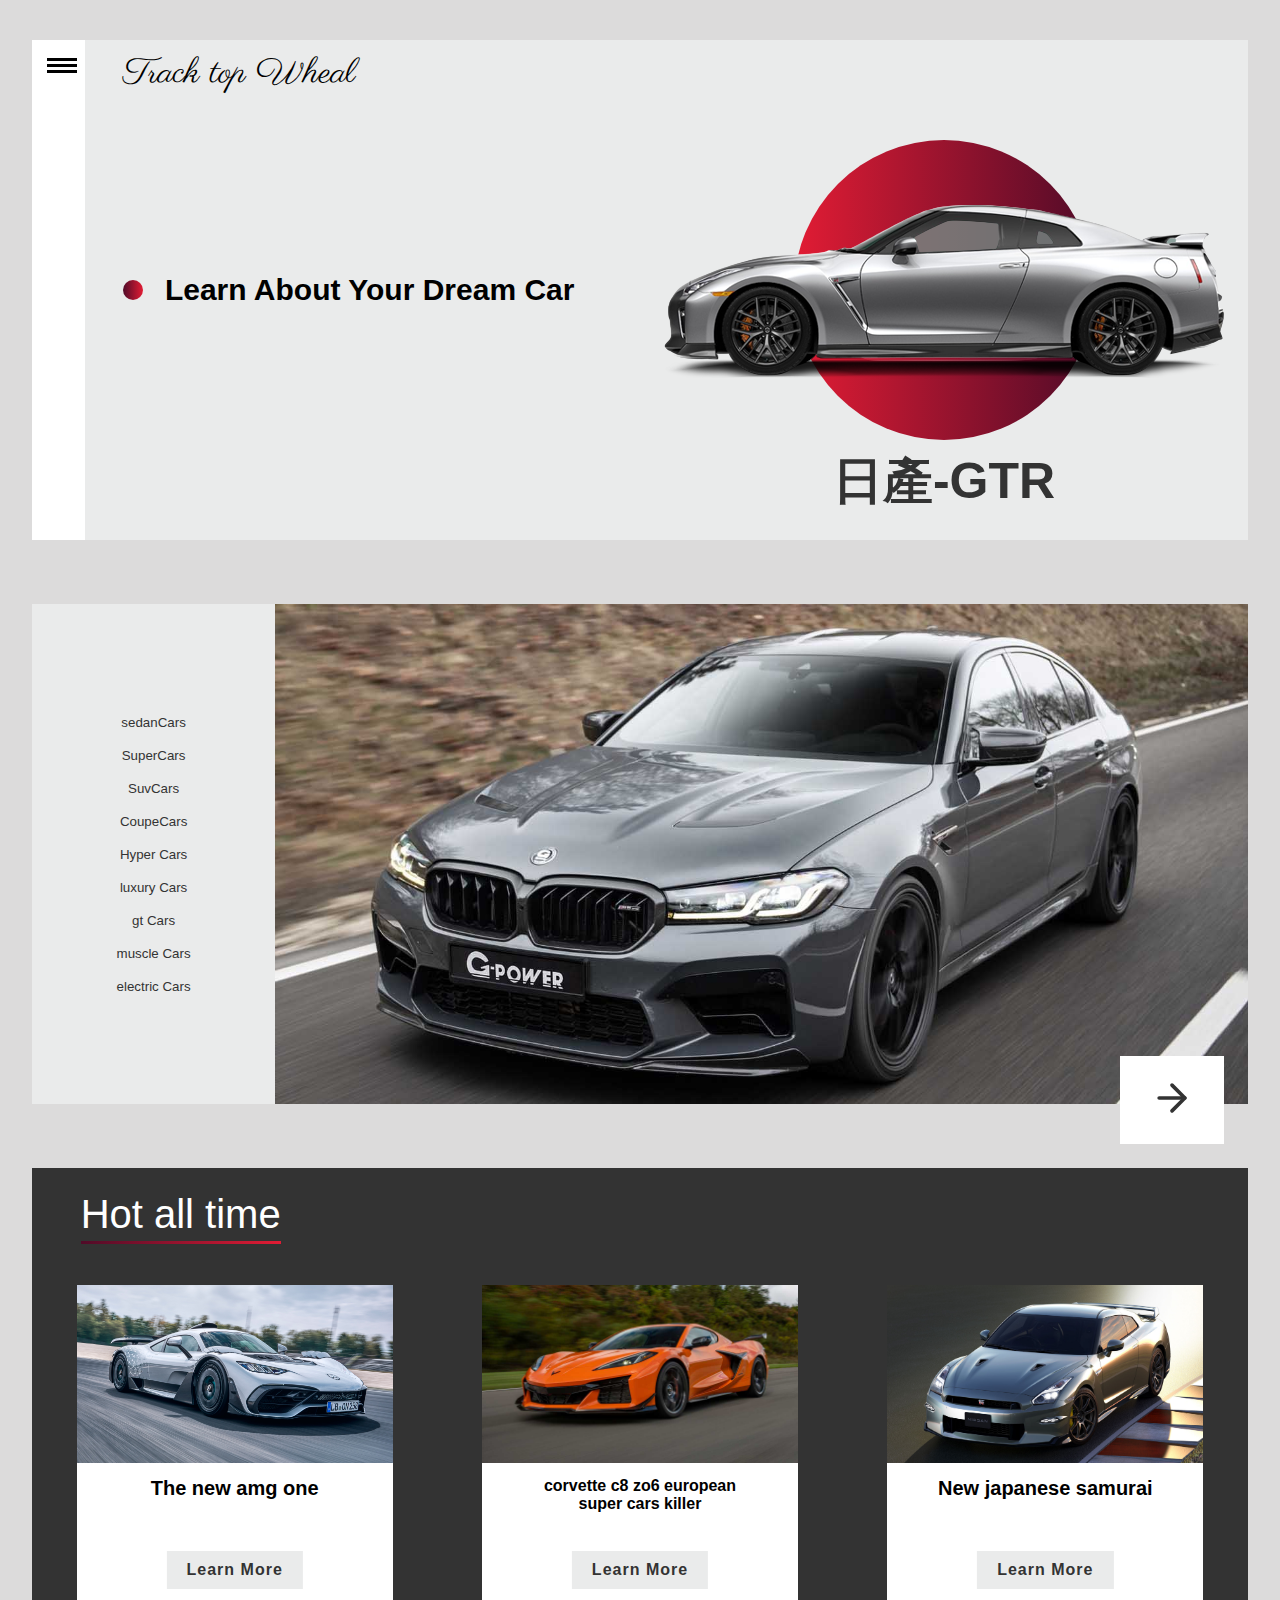
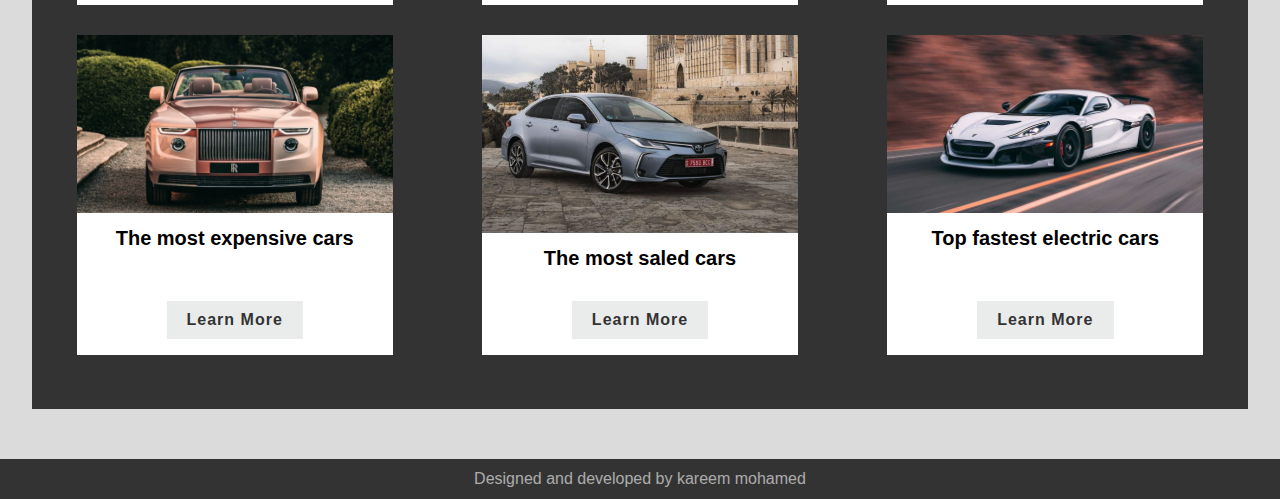
<file: website/index.html>
<!DOCTYPE html>
<html lang="en">
  <head>
    <meta charset="UTF-8" />
    <meta http-equiv="X-UA-Compatible" content="IE=edge" />
    <meta name="viewport" content="width=device-width, initial-scale=1.0" />
    <link rel="stylesheet" href="css/style.css" />
    <link
      href="https://fonts.googleapis.com/css2?family=Cedarville+Cursive&family=Dancing+Script&family=Parisienne&family=Yesteryear&display=swap"
      rel="stylesheet">
	  <title></title>
  </head>

  <body>
    <div class="container">
      <div class="header">
        <div class="left_side">
          <h2 class="title">Track top Wheal</h2>
          <div class="navigation">
            <div class="toggle">
              <span></span>
              <span></span>
              <span></span>
            </div>
            <div class="menu">
              <ul>
                <li><a href="#">Home</a></li>
                <li><a href="#">About</a></li>
                <li><a href="#">Team</a></li>
                <li><a href="#">Pages</a></li>
              </ul>
            </div>
          </div>
          <div class="text">
            <h2>
              <span></span>
              Learn About Your Dream Car
            </h2>
          </div>
        </div>
        <div class="rigth_side">
          <span><img src="imges/gtr.png" /></span>
          <p>日產-GTR</p>
        </div>
      </div>
      <div class="active_section">
        <div class="list">
          <ul>
            <li>
              <button id="change0" href="#">sedanCars</button>
            </li>
            <li>
              <button id="change1" href="#">SuperCars</button>
            </li>
            <li>
              <button id="change2" href="#">SuvCars</button>
            </li>
            <li>
              <button id="change3" href="#">CoupeCars</button>
            </li>
            <li>
              <button id="change4" href="#">Hyper Cars</button>
            </li>
            <li>
              <button id="change5" href="#">luxury Cars</button>
            </li>
            <li>
              <button id="change6" href="#">gt Cars</button>
            </li>
            <li>
              <button id="change7" href="#">muscle Cars</button>
            </li>
            <li>
              <button id="change8" href="#">electric Cars</button>
            </li>
          </ul>
        </div>
        <div class="container2">
          <div id="bg" class="change_imges"></div>
        </div>
        <a id="go" href="sedans.html">
			<svg xmlns="http://www.w3.org/2000/svg" width="44" height="44" viewBox="0 0 24 24" fill="none" stroke="currentColor" stroke-width="2" stroke-linecap="round" stroke-linejoin="round"><line x1="5" y1="12" x2="19" y2="12"></line><polyline points="12 5 19 12 12 19"></polyline></svg>		  
        </a>
      </div>
      <div class="topics">
        <h2 class="title">Hot all time</h2>
        <div class="topic">
          <img width="100%" src="imges/amg1.jpg" />
          <h2>The new amg one</h2>
          <a href="#">Learn More</a>
        </div>
        <div class="topic">
          <img width="100%" src="imges/chevy.jpg" />
          <h2>
            corvette c8 zo6 european<br />
            super cars killer
          </h2>
          <a href="#">Learn More</a>
        </div>
        <div class="topic">
          <img width="100%" src="imges/gtrn.jpg" />
          <h2>New japanese samurai</h2>
          <a href="#">Learn More</a>
        </div>
        <div class="topic">
          <img width="100%" src="imges/boat.jpg" />
          <h2>The most expensive cars</h2>
          <a href="#">Learn More</a>
        </div>
        <div class="topic">
          <img width="100%" src="imges/corrola.jpg" />
          <h2>The most saled cars</h2>
          <a href="#">Learn More</a>
        </div>
        <div class="topic">
          <img width="100%" src="imges/nevera.jpg" />
          <h2>Top fastest electric cars</h2>
          <a href="#">Learn More</a>
        </div>
      </div>
      <footer>Designed and developed by kareem mohamed</footer>
    </div>
    <script
      async
      src="https://pagead2.googlesyndication.com/pagead/js/adsbygoogle.js?client=ca-pub-5007761509976077"
      crossorigin="anonymous"
    ></script>
    <script src="javascript/main.js"></script>
  </body>
</html>
</file>
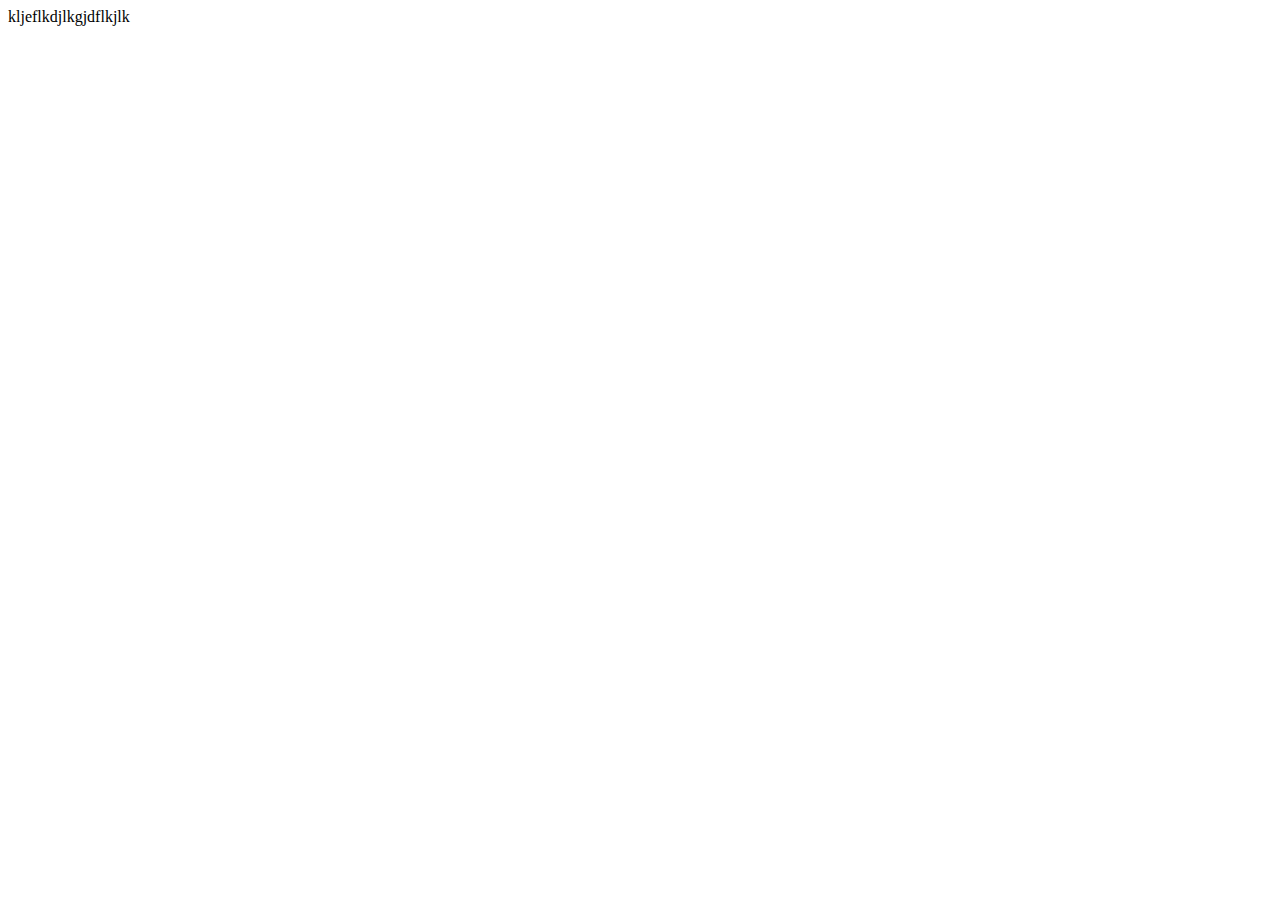
<file: website/electric.html>
<!DOCTYPE html>
<html lang="en">
<head>
    <meta charset="UTF-8">
    <meta http-equiv="X-UA-Compatible" content="IE=edge">
    <meta name="viewport" content="width=device-width, initial-scale=1.0">
    <title>Document</title>
</head>
<body>
    kljeflkdjlkgjdflkjlk
</body>
</html>
</file>
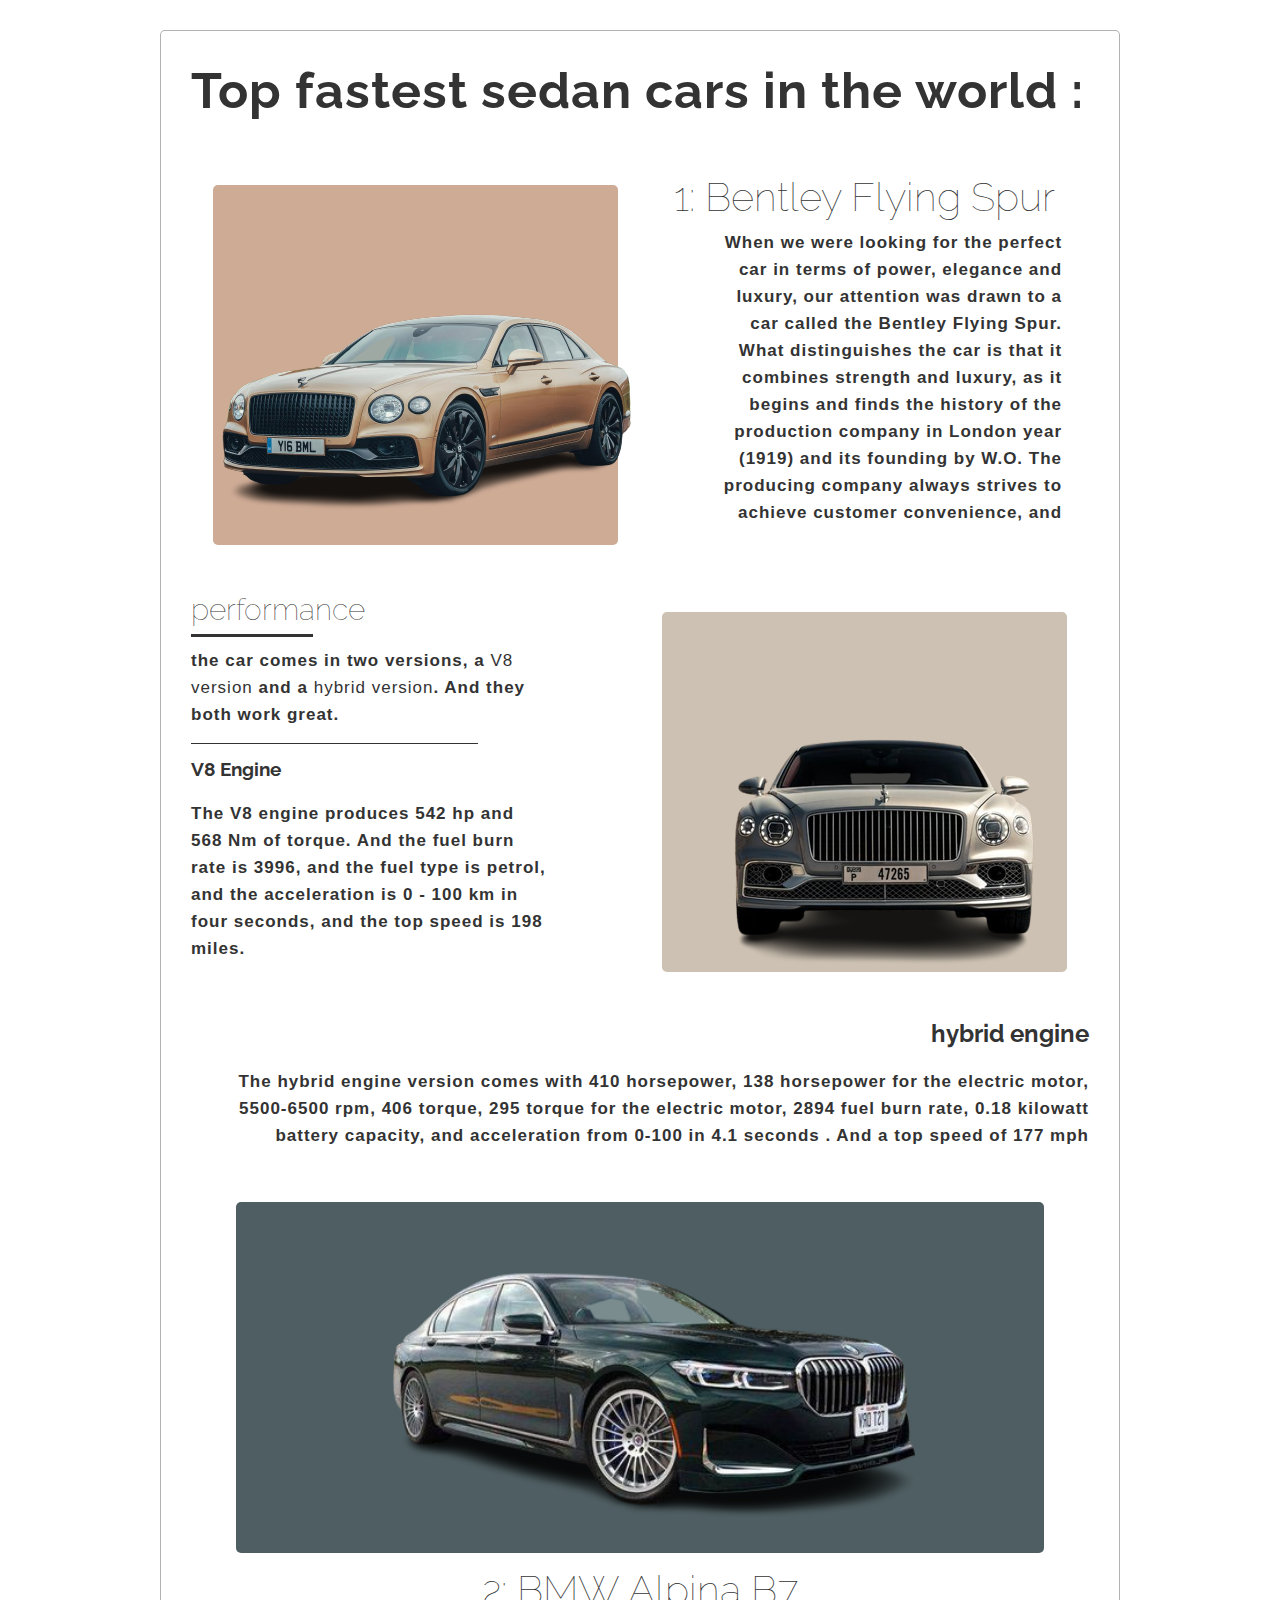
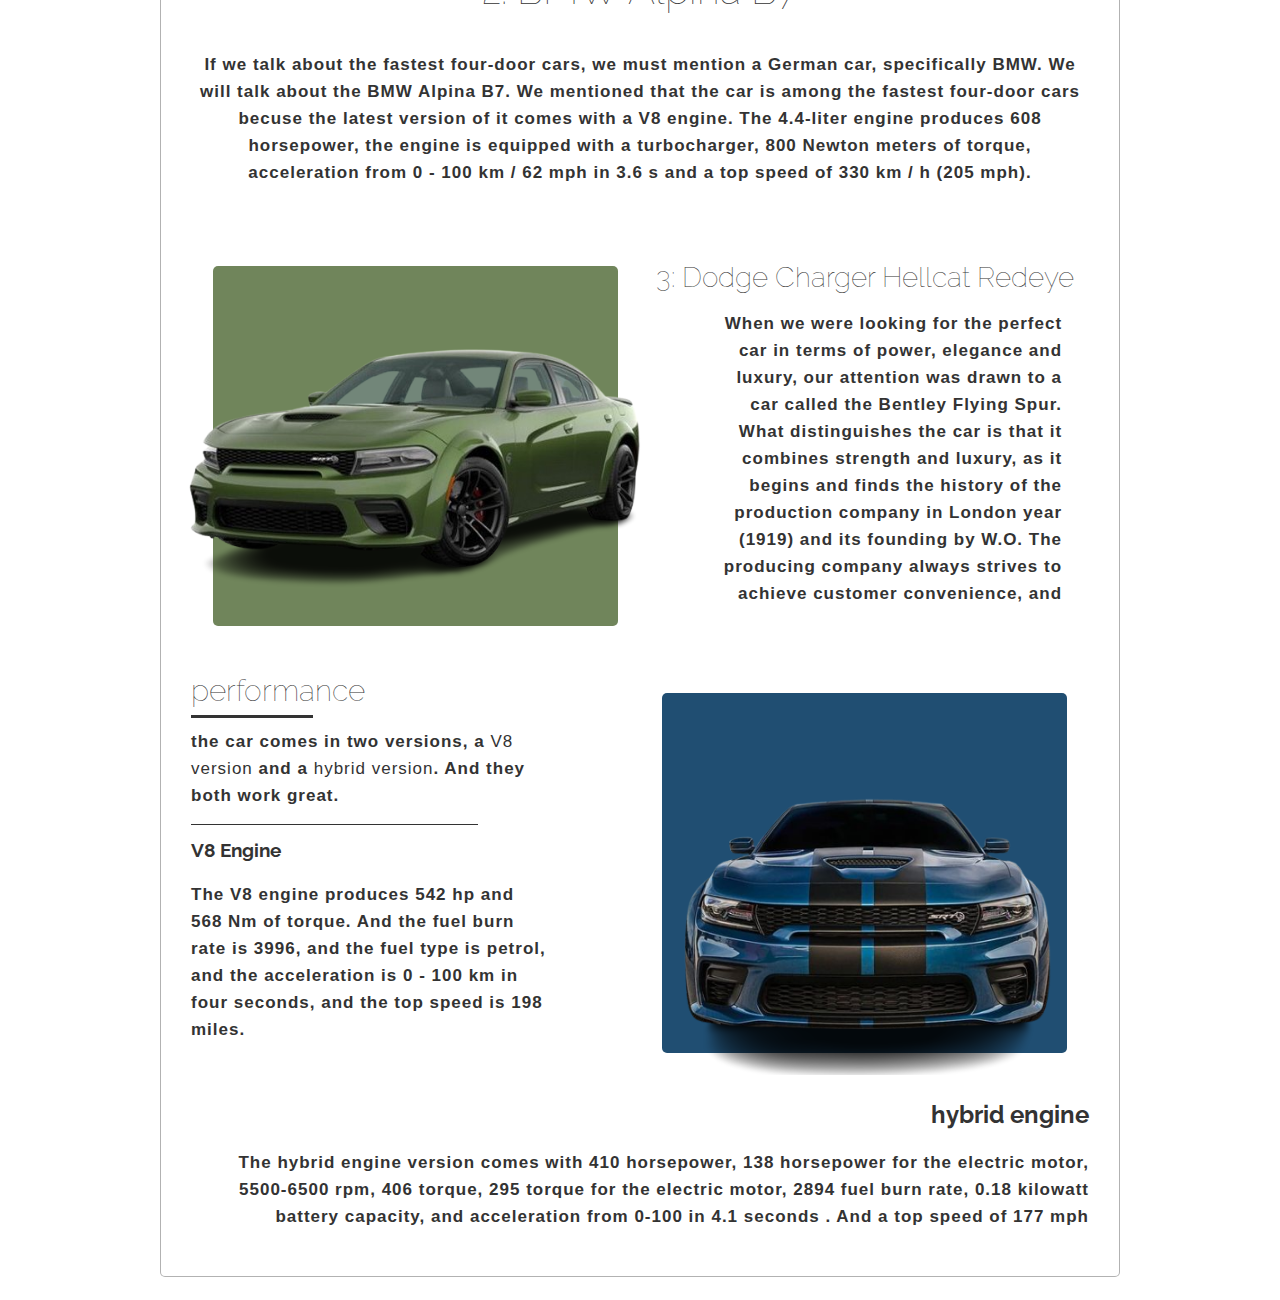
<file: website/fast.html>
<!DOCTYPE html>
<html lang="en">
  <head>
    <meta charset="UTF-8" />
    <meta http-equiv="X-UA-Compatible" content="IE=edge" />
    <meta name="viewport" content="width=device-width, initial-scale=1.0" />
    <link rel="stylesheet" href="css/fast.css" />
    <title>fastest sedans</title>
  </head>

  <body>
    <div class="container">
      <h1 class="master_title">Top fastest sedan cars in the world :</h1>
      <div class="article">
        <div class="content">
          <div class="img">
            <span>
              <img src="imges/bently.png" />
            </span>
          </div>
          <div class="text">
            <div class="title">
              <h1>1: Bentley Flying Spur</h1>
            </div>
            <p>
              When we were looking for the perfect car in terms of power,
              elegance and luxury, our attention was drawn to a car called the
              Bentley Flying Spur. What distinguishes the car is that it
              combines strength and luxury, as it begins and finds the history
              of the production company in London year (1919) and its founding
              by W.O. The producing company always strives to achieve customer
              convenience, and
            </p>
          </div>
        </div>
        <div class="second">
          <div class="text">
            <h2 class="title">performance</h2>
            <article>
              <p>
                the car comes in two versions, a <span>V8 version</span> and a
                <span>hybrid version</span>. And they both work great.
              </p>
            </article>
            <article>
              <h3>V8 Engine</h3>
              <p>
                The V8 engine produces 542 hp and 568 Nm of torque. And the fuel
                burn rate is 3996, and the fuel type is petrol, and the
                acceleration is 0 - 100 km in four seconds, and the top speed is
                198 miles.
              </p>
            </article>
          </div>
          <div class="img">
            <span><img src="imges/bently2.png" /></span>
          </div>
        </div>
        <div class="footer">
          <h2>hybrid engine</h2>
          <article>
            <p>
              The hybrid engine version comes with 410 horsepower, 138
              horsepower for the electric motor, 5500-6500 rpm, 406 torque, 295
              torque for the electric motor, 2894 fuel burn rate, 0.18 kilowatt
              battery capacity, and acceleration from 0-100 in 4.1 seconds . And
              a top speed of 177 mph
            </p>
          </article>
        </div>
      </div>
      <div class="article">
        <div class="content">
          <div class="img">
            <span>
              <img src="imges/p7.png" />
            </span>
          </div>
          <div class="text">
            <div class="title">
              <h1>2: BMW Alpina B7</h1>
            </div>
            <p>
              If we talk about the fastest four-door cars, we must mention a
              German car, specifically BMW. We will talk about the BMW Alpina
              B7. We mentioned that the car is among the fastest four-door cars
              becuse the latest version of it comes with a V8 engine. The 4.4-liter
              engine produces 608 horsepower, the engine is equipped
              with a turbocharger, 800 Newton meters of torque, acceleration
              from 0 - 100 km / 62 mph in 3.6 s and a top speed of 330 km / h
              (205 mph).
            </p>
          </div>
        </div>
      </div>
      <div class="article">
        <div class="content">
          <div class="img">
            <span>
              <img src="imges/hellcat.png" />
            </span>
          </div>
          <div class="text">
            <div class="title">
              <h1>3: Dodge Charger Hellcat Redeye</h1>
            </div>
            <p>
              When we were looking for the perfect car in terms of power,
              elegance and luxury, our attention was drawn to a car called the
              Bentley Flying Spur. What distinguishes the car is that it
              combines strength and luxury, as it begins and finds the history
              of the production company in London year (1919) and its founding
              by W.O. The producing company always strives to achieve customer
              convenience, and
            </p>
          </div>
        </div>
        <div class="second">
          <div class="text">
            <h2 class="title">performance</h2>
            <article>
              <p>
                the car comes in two versions, a <span>V8 version</span> and a
                <span>hybrid version</span>. And they both work great.
              </p>
            </article>
            <article>
              <h3>V8 Engine</h3>
              <p>
                The V8 engine produces 542 hp and 568 Nm of torque. And the fuel
                burn rate is 3996, and the fuel type is petrol, and the
                acceleration is 0 - 100 km in four seconds, and the top speed is
                198 miles.
              </p>
            </article>
          </div>
          <div class="img">
            <span><img src="imges/hellcat2.png" /></span>
          </div>
        </div>
        <div class="footer">
          <h2>hybrid engine</h2>
          <article>
            <p>
              The hybrid engine version comes with 410 horsepower, 138
              horsepower for the electric motor, 5500-6500 rpm, 406 torque, 295
              torque for the electric motor, 2894 fuel burn rate, 0.18 kilowatt
              battery capacity, and acceleration from 0-100 in 4.1 seconds . And
              a top speed of 177 mph
            </p>
          </article>
        </div>
      </div>
    </div>
  </body>
</html>
</file>
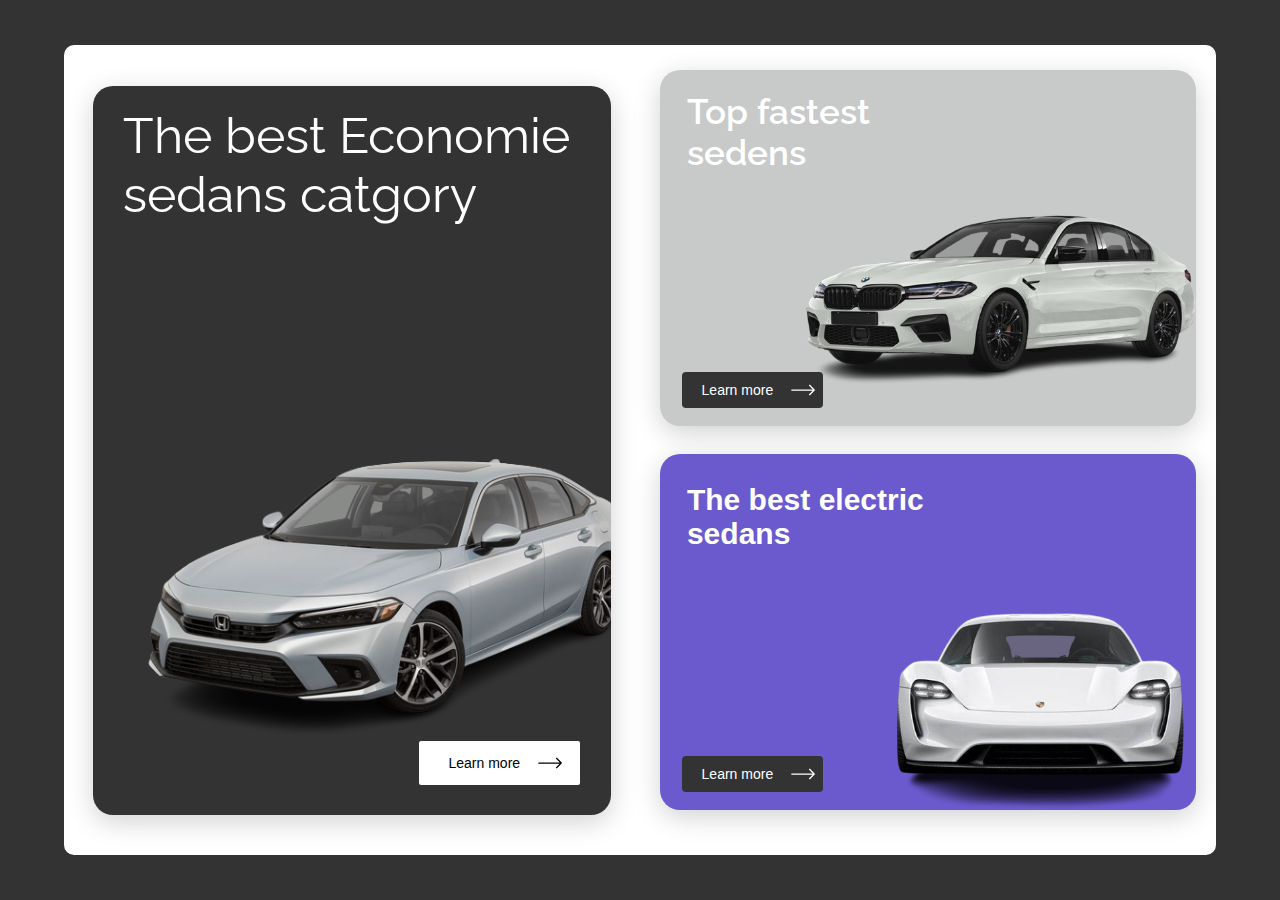
<file: website/sedans.html>
<!DOCTYPE html>
<html lang="en">

<head>
	<meta charset="UTF-8">
	<meta http-equiv="X-UA-Compatible" content="IE=edge">
	<meta name="viewport" content="width=device-width, initial-scale=1.0">
	<title>Sedans</title>
		<link rel="stylesheet" href="css/sedans.css" />
		<link rel="preconnect" href="https://fonts.googleapis.com">
		<link rel="preconnect" href="https://fonts.gstatic.com" crossorigin>
		<link href="https://fonts.googleapis.com/css2?family=Raleway&display=swap" rel="stylesheet">
	<meta name="google-site-verification" content="ws-_kRHJzt_AfYaMgTTNz_idQnGCNDy6VKkBYfgOUvY" />
</head>

<body>
	<div class="container">
		<div class="right">
			<div class="Economie">
				<h1 class="title">
					The best Economie sedans catgory
				</h1>
				<img src="imges/civic.png">
				<a href="#">Learn more
					<svg xmlns="http://www.w3.org/2000/svg" fill="none" viewBox="0 0 24 24" stroke-width="1"
						stroke="currentColor" class="w-6 h-6">
						<path stroke-linecap="round" stroke-linejoin="round"
							d="M17.25 8.25L21 12m0 0l-3.75 3.75M21 12H3" />
					</svg>
				</a>
			</div>
		</div>
		<div class="left">
			<div class="head">
				<div class="fast">
					<a href="fast.html">Learn more
						<svg xmlns="http://www.w3.org/2000/svg" fill="none" viewBox="0 0 24 24" stroke-width="1"
							stroke="currentColor" class="w-6 h-6">
							<path stroke-linecap="round" stroke-linejoin="round"
								d="M17.25 8.25L21 12m0 0l-3.75 3.75M21 12H3" />
						</svg>
					</a>
					<h2 class="title">
						Top fastest<br> sedens
					</h2>
					<img src="imges/m5_2.png">
				</div>
			</div>
			<div class="footer">

				<div class="electric">
					<img src="imges/tycan.png">
					<h3 class="title">
						The best electric sedans
					</h3>
					<a href="/topics/electric.html">Learn more
						<svg xmlns="http://www.w3.org/2000/svg" fill="none" viewBox="0 0 24 24" stroke-width="1"
							stroke="currentColor" class="w-6 h-6">
							<path stroke-linecap="round" stroke-linejoin="round"
								d="M17.25 8.25L21 12m0 0l-3.75 3.75M21 12H3" />
						</svg>
					</a>
				</div>
			</div>
		</div>
	</div>
</body>

</html>
</file>
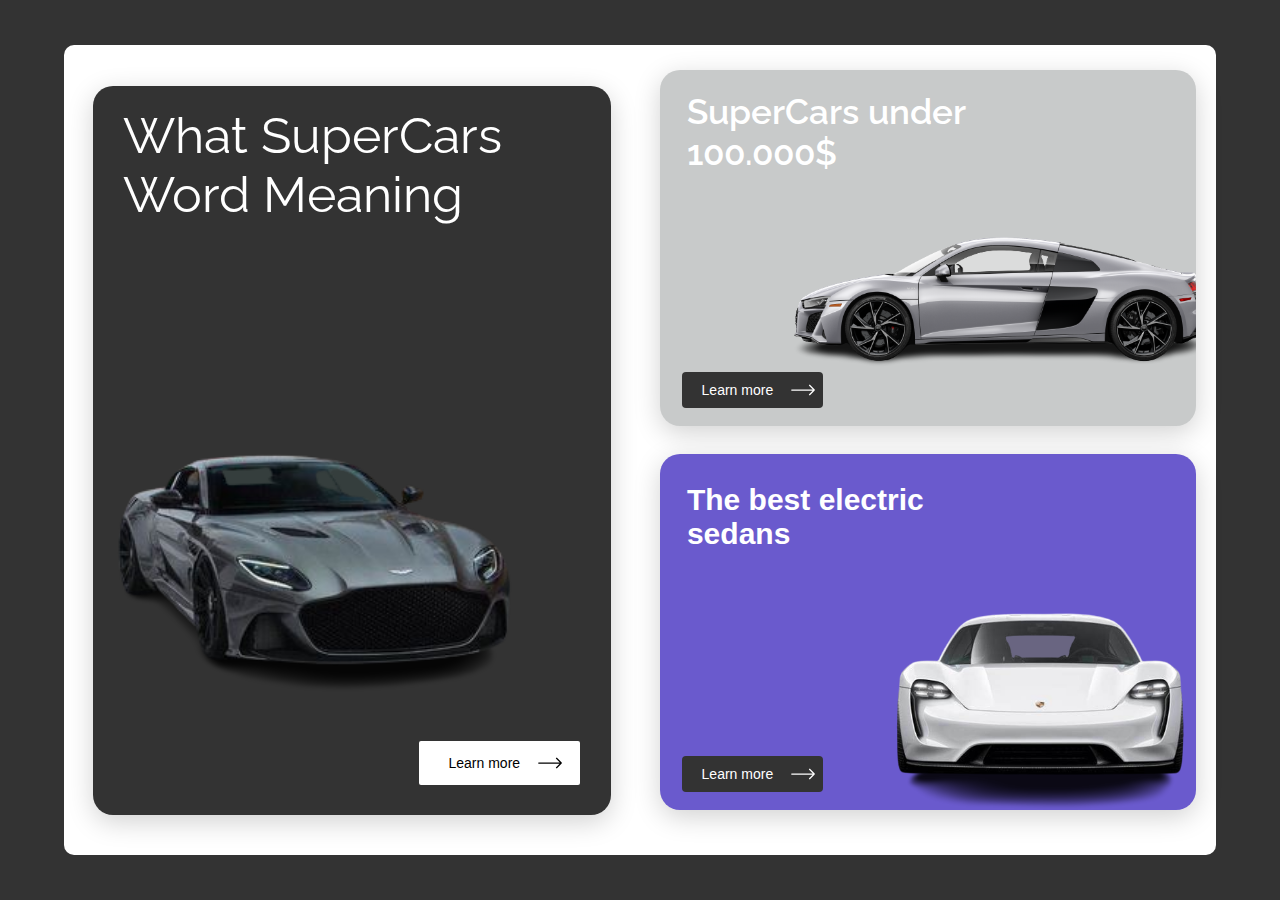
<file: website/super.html>
<!DOCTYPE html>
<html lang="en">
  <head>
    <meta charset="UTF-8" />
    <meta http-equiv="X-UA-Compatible" content="IE=edge" />
    <meta name="viewport" content="width=device-width, initial-scale=1.0" />
    <link rel="preconnect" href="https://fonts.googleapis.com">
		<link rel="preconnect" href="https://fonts.gstatic.com" crossorigin>
		<link href="https://fonts.googleapis.com/css2?family=Raleway&display=swap" rel="stylesheet">
    <title>Document</title>
    <link rel="stylesheet" href="css/supers.css" />
  </head>

  <body>
    <div class="container">
      <div class="right">
        <div class="mean">
          <h1 class="title">What SuperCars Word Meaning</h1>
          <img src="imges/dbx.png" />
          <a href="#">Learn more
            <svg
              xmlns="http://www.w3.org/2000/svg"
              fill="none"
              viewBox="0 0 24 24"
              stroke-width="1"
              stroke="currentColor"
              class="w-6 h-6"
            >
              <path
                stroke-linecap="round"
                stroke-linejoin="round"
                d="M17.25 8.25L21 12m0 0l-3.75 3.75M21 12H3"
              />
            </svg>
          </a>
        </div>
      </div>
      <div class="left">
        <div class="head">
          <div class="fast">
            <a href="fast.html"
              >Learn more
              <svg
                xmlns="http://www.w3.org/2000/svg"
                fill="none"
                viewBox="0 0 24 24"
                stroke-width="1"
                stroke="currentColor"
                class="w-6 h-6"
              >
                <path
                  stroke-linecap="round"
                  stroke-linejoin="round"
                  d="M17.25 8.25L21 12m0 0l-3.75 3.75M21 12H3"
                />
              </svg>
            </a>
            <h2 class="title">
              SuperCars under<br> 100.000$
            </h2>
            <img src="imges/r8.png" />
          </div>
        </div>
        <div class="footer">
          <div class="electric">
            <img src="imges/tycan.png" />
            <h3 class="title">The best electric sedans</h3>
            <a href="/topics/electric.html"
              >Learn more
              <svg
                xmlns="http://www.w3.org/2000/svg"
                fill="none"
                viewBox="0 0 24 24"
                stroke-width="1"
                stroke="currentColor"
                class="w-6 h-6"
              >
                <path
                  stroke-linecap="round"
                  stroke-linejoin="round"
                  d="M17.25 8.25L21 12m0 0l-3.75 3.75M21 12H3"
                />
              </svg>
            </a>
          </div>
        </div>
      </div>
    </div>
  </body>
</html>
</file>
<file: website/css/style.css>
* {
  margin: 0;
  padding: 0;
  box-sizing: border-box;
  font-family: sans-serif;
}
body {
  width: 100%;
  height: 100vh;
  background: #d3d2d2cc;
}
:root {
  --gray: #eaebeb;
  --white: #fff;
  --black: #333;
  --red: #ef4b4c;
  --dark-blue: #243b67;
  --purple: #018abe;
  --pink: #c27dfc;
}
.header {
  width: 95%;
  height: 500px;
  display: flex;
  background: var(--gray);
  margin-left: 2.5%;
  overflow: hidden;
  margin-top: 40px;
}
.header .left_side {
  width: 50%;
  height: 100%;
  display: flex;
  align-items: center;
  position: relative;
}
.header .left_side .navigation {
  height: 100%;
  width: 60px;
  background: var(--white);
  padding: 3% 0;
}
.header .left_side .navigation .menu {
  height: 50px;
  background: var(--white);
  width: 500px;
  position: absolute;
  top: 0%;
  display: flex;
  justify-content: center;
  align-items: center;
  left: 50px;
  opacity: 0;
  transition: 0.5s;
}
.header .left_side .navigation .menu ul li {
  display: inline-block;
  margin: 0 10px;
}
.header .left_side .menu ul li a {
  color: black;
  font-weight: bold;
  font-family: sans-serif;
  text-decoration: none;
}
.header .left_side .navigation .menu ul li a:hover {
  color: var(--red);
  font-size: 20px;
}
/*toggle-----------*/
.header .left_side .navigation .toggle {
  width: 30px;
  height: 12px;
  position: relative;
  margin-left: 15px;
  cursor: pointer;
}
.header .left_side .navigation .toggle span {
  width: 100%;
  height: 3px;
  background: black;
  position: absolute;
  transition: 0.3s;
}
.header .left_side .navigation .toggle span:nth-child(1) {
  top: 0%;
}
.header .left_side .navigation .toggle span:nth-child(2) {
  top: 50%;
}
.header .left_side .navigation .toggle span:nth-child(3) {
  top: 100%;
}
.header .left_side .navigation .toggle span:nth-child(3) {
  top: 100%;
}
/*active*/
.header .left_side .navigation .toggle.active span:nth-child(1) {
  transform: rotate(45deg);
  background: var(--red);
  top: 50%;
  height: 3px;
}
.header .left_side .navigation .toggle.active span:nth-child(2) {
  opacity: 0;
}
.header .left_side .navigation .toggle.active span:nth-child(3) {
  transform: rotate(-45deg);
  background: var(--red);
  top: 50%;
  height: 3px;
}
.header .left_side .navigation .menu.open {
  opacity: 1;
}
.header .left_side .title.close {
  opacity: 0;
}
/*active*/
.header .left_side .title {
  position: absolute;
  left: 15%;
  top: 2%;
  font-weight: 500;
  font-family: "Parisienne", cursive;
  font-size: 35px;
}
.header .left_side .text {
  margin-left: 5%;
  display: flex;
  align-items: center;
  height: fit-content;
  width: 600px;
}
.header .left_side .text h2 {
  font-family: "Oswald", sans-serif;
  font-size: 30px;
  margin-left: 50px;
  display: flex;
  align-items: center;
  height: fit-content;
}
.header .left_side .text h2 span {
  height: 20px;
  width: 20px;
  border-radius: 50%;
  background: linear-gradient(-90deg, #e21c34, #500b28);
  position: absolute;
  left: 15%;
}
.header .rigth_side {
  width: 50%;
  height: 100%;
  display: flex;
  justify-content: center;
  align-items: center;
  position: relative;
}
.header .rigth_side span {
  height: 300px;
  width: 300px;
  background: linear-gradient(90deg, #e21c34, #500b28);
  border-radius: 50%;
  display: flex;
  align-items: center;
  justify-content: center;
}
.header .rigth_side span img {
  width: 600px;
  margin-bottom: 30px;
}
.header .rigth_side p {
  position: absolute;
  left: 50%;
  transform: translateX(-50%);
  bottom: 5%;
  color: var(--black);
  font-size: 50px;
  font-weight: bold;
  font-family: sans-serif;
}
.active_section {
  width: 95%;
  height: 500px;
  background: var(--gray);
  margin: 5% 2.5%;
  display: flex;
  display: flex;
  position: relative;
}
.active_section .list {
  width: 20%;
  height: 100%;
  background: var(--gray);
  padding: 3% 0;
  display: flex;
  align-items: center;
  justify-content: center;
}
.active_section .list ul li {
  margin: 15px 0;
  list-style: none;
  text-align: center;
}
.active_section .list ul li button {
  color: var(--black);
  font-weight: 500;
  text-decoration: none;
  background: transparent;
  border: none;
  cursor: pointer;
}
.active_section .list ul li button:hover {
  color: var(--red);
}
.active_section .container2 {
  height: 100%;
  width: 80%;
}
.active_section a {
  padding: 20px 30px;
  background: var(--white);
  position: absolute;
  bottom: -8%;
  right: 2%;
  color: var(--black);
}
.active_section .change_imges {
  height: 100%;
  width: 100%;
  background-image: url("m5.jpg");
  background-size: cover;
}
.topics {
  width: 95%;
  height: fit-content;
  padding-top: 8%;
  padding-bottom: 3%;
  display: flex;
  align-items: center;
  justify-content: space-around;
  flex-wrap: wrap;
  position: relative;
  margin: 0 2.5%;
  background: var(--black);
}
.topics .title {
  position: absolute;
  top: 0%;
  left: 4%;
  font-weight: 400;
  font-size: 40px;
  margin-top: 2%;
  color: var(--white);
}
.topics .title::after {
  width: 200px;
  height: 3px;
  background: linear-gradient(-75deg, #e21c34, #500b28);
  position: absolute;
  content: "";
  bottom: -15%;
  left: 0%;
}
.topics .topic:first-child {
  margin-top: 10px;
  background: red;
}
.topics .topic {
  width: 26%;
  height: 320px;
  background: var(--white);
  overflow: hidden;
  position: relative;
  margin: 15px 0;
}
.topics .topic h2 {
  text-align: center;
  font-size: 20px;
  margin-top: 10px;
}
.topics .topic:nth-child(3) h2 {
  font-size: 16px;
}
.topics .topic a {
  padding: 10px 20px;
  color: var(--black);
  background: var(--gray);
  text-decoration: none;
  position: absolute;
  left: 50%;
  transform: translateX(-50%);
  bottom: 5%;
  font-weight: 600;
  letter-spacing: 1px;
}
.topics .topic a:hover {
  background: var(--black);
  color: var(--white);
}
footer {
  width: 100%;
  height: 40px;
  background: var(--black);
  display: flex;
  justify-content: center;
  align-items: center;
  color: rgba(255, 255, 255, 0.6);
  margin-top: 50px;
}
@media (min-width: 299px) and (max-width: 499px) {
  body {
    overflow-x: hidden;
  }
  .header {
    display: flex;
    flex-direction: column;
    margin: unset;
    width: 100%;
    height: 650px;
  }
  .header .left_side {
    width: 100%;
    height: 50%;
  }
  .header .left_side .navigation {
    height: 50px;
    width: 100%;
    background: transparent;
    display: flex;
    justify-content: center;
    align-items: center;
    position: absolute;
    top: 0%;
  }
  .header .left_side .navigation .toggle {
    margin: unset;
    position: absolute;
    left: 3%;
    z-index: 111;
  }
  .header .left_side .navigation .menu {
    position: absolute;
    width: 100%;
    left: 0%;
    height: 200px;
    display: unset;
    padding: 10px 10px;
  }
  .header .left_side .navigation .menu ul li {
    display: block;
    text-align: end;
    margin: 20px 0;
    font-size: 20px;
    position: relative;
  }
  .header .left_side .navigation .menu ul li::after {
    content: "";
    position: absolute;
    width: 100%;
    height: 1px;
    background: rgba(0, 0, 0, 0.6);
    bottom: -45%;
    left: 0%;
  }
  .header .left_side .navigation .menu ul li:last-child::after {
    background: transparent;
  }
  .header .left_side .title {
    font-size: 30px;
    width: fit-content;
    position: absolute;
    left: 43%;
  }
  .header .left_side .text {
    width: 100%;
    display: flex;
    justify-content: center;
    margin: unset;
  }
  .header .left_side .text h2 {
    font-size: 25px;
    margin: unset;
  }
  .header .left_side .text h2 span {
    background: transparent;
  }
  .header .rigth_side {
    width: 100%;
    height: 50%;
  }
  .header .rigth_side span {
    height: 220px;
    width: 220px;
    bottom: 0%;
  }
  .header .rigth_side span img {
    width: 370px;
  }
  .header .rigth_side p {
    top: -20%;
    width: 100%;
    text-align: center;
  }
  .active_section {
    width: 100%;
    margin-top: 40px;
    margin-left: unset;
    position: relative;
    display: flex;
    flex-direction: column-reverse;
    margin-bottom: 20%;
    height: 320px;
  }
  .active_section .list {
    width: 100%;
    height: 35%;
    flex-wrap: wrap;
    text-align: start;
    color: var(--white);
  }
  .active_section .list ul li {
    display: inline-block;
    margin: 3px 10px;
  }
  .active_section .list ul li button {
    width: 100px;
    height: 20px;
    margin: unset;
    background: var(--red);
    border-radius: 5px;
    color: var(--white);
    font-weight: bold;
  }
  .active_section .list ul li button:hover {
    background: var(--white);
  }
  .active_section .container2 {
    height: 65%;
    width: 100%;
  }
  .active_section a {
    background: var(--red);
    padding: 2px 20px;
    left: 3%;
    width: 80px;
    display: flex;
    justify-content: center;
    align-items: center;
    bottom: -15%;
  }
  .active_section a svg {
    color: var(--white);
  }
  .topics {
    flex-direction: column;
    padding-top: 16%;
    bottom: 50%;
    width: 100%;
    margin-left: unset;
  }
  .topics .title {
    margin-bottom: 50%;
  }
  .topics .topic {
    width: 80%;
    margin: 20px 10%;
    height: 360px;
  }
  .topics .topic h2 {
    margin-top: 20px;
  }
  .topics .topic:nth-child(2) {
    height: 380px;
  }
  .topics .topic:nth-child(2) h2 {
    font-size: 20px;
    margin-top: 20px;
  }
  .topics .topic:nth-child(3) h2 {
    font-size: 20px;
    margin-top: 20px;
  }
  .topics .topic:nth-child(5) {
    height: 400px;
  }
  footer {
    font-size: 13px;
  }
}
@media (min-width: 299px) and (max-width: 360px){
  .active_section .list ul li button{
    width: 90px;
  }
  .active_section a{
    height: 35px;
    bottom: -10%;
  }
}
</file>
<file: website/css/fast.css>
@import url("https://fonts.googleapis.com/css2?family=Raleway:ital@0;1&display=swap");

:root {
  --gray: #c8caca;
  --white: #fff;
  --black: #333;
  --red: #ef4b4c;
  --dark-blue: #243b67;
  --blue: #018abe;
  --pink: #c27dfc;
  --green: #b1f041;
}

* {
  margin: 0;
  padding: 0;
  box-sizing: border-box;
  font-family: sans-serif;
}

body {
  width: 100%;
  height: 100vh;
  display: flex;
  justify-content: center;
  margin-top: 30px;
}

.container {
  width: 75%;
  height: fit-content;
  background: var(--white);
  color: var(--black);
  padding: 30px 30px;
  border-radius: 5px;
  display: flex;
  flex-direction: column;
  justify-content: space-between;
  border: 1px solid rgba(0, 0, 0, 0.3);
}

.container .master_title {
  font-size: 50px;
  font-family: "Raleway", sans-serif;
  letter-spacing: 1px;
}

/*first-------------------------------------------------*/
.container .article {
  width: 100%;
  height: 1000px;
  margin-top: 5%;
}
.container .article .content {
  width: 100%;
  height: 40%;
  display: flex;
}

.container .article .content .img {
  height: 100%;
  width: 50%;
  display: flex;
  justify-content: center;
  align-items: center;
}

.container .article .content .img span {
  height: 90%;
  width: 90%;
  background: #ceab95;
  display: flex;
  justify-content: center;
  align-items: center;
  border-radius: 5px;
}

.container .article .content .text {
  height: 100%;
  width: 50%;
}

.container .article .content .text .title {
  width: 100%;
  height: 16%;
  display: flex;
  justify-content: center;
  align-items: center;
}

.container .article .content .text .title h1 {
  font-weight: lighter;
  font-family: "Raleway", sans-serif;
  font-size: 40px;
}

.container .article .content .text p {
  text-align: end;
  width: 80%;
  font-size: 17px;
  font-weight: bold;
  line-height: 27px;
  letter-spacing: 1px;
  margin-left: 14%;
}

.container .article .second {
  width: 100%;
  height: 40%;
  display: flex;
  align-items: center;
  position: relative;
  margin: 3% 0;
}

.container .article .second .text {
  height: 100%;
  width: 50%;
}

.container .article .second .text .title {
  font-weight: lighter;
  font-family: "Raleway", sans-serif;
  margin-bottom: 20px;
}

.container .article .second .text p {
  font-size: 17px;
  font-weight: bold;
  line-height: 27px;
  letter-spacing: 1px;
  width: 80%;
}

.container .article .second .img {
  height: 100%;
  width: 50%;
  display: flex;
  align-items: center;
  justify-content: center;
}

.container .article .second .img span {
  width: 90%;
  height: 90%;
  display: flex;
  align-items: center;
  background: #ccc1b2;
  border-radius: 5px;
}

.container .article .second .text .title {
  font-size: 30px;
  position: relative;
  width: fit-content;
}

.container .article .second .text .title::after {
  content: "";
  position: absolute;
  width: 70%;
  height: 3px;
  background: var(--black);
  bottom: -30%;
  left: 0%;
}

.container .article .second .text article:nth-child(2) {
  margin-bottom: 30px;
}

.container .article .second .text article:nth-child(3) h3 {
  margin-bottom: 20px;
  font-family: "Raleway", sans-serif;
}

.container .article .second .text p {
  position: relative;
}

.container .article .second .text p span {
  font-weight: lighter;
}

.container .article .second .text article:nth-child(2) p::after {
  content: "";
  width: 80%;
  height: 1px;
  background: var(--black);
  position: absolute;
  left: 0%;
  bottom: -20%;
}

.container .article .footer {
  height: 20%;
  width: 100%;
  position: relative;
}

.container .article .footer h2 {
  text-align: end;
  font-family: "Raleway", sans-serif;
}

.container .article .footer p {
  position: absolute;
  font-size: 17px;
  font-weight: bold;
  line-height: 27px;
  letter-spacing: 1px;
  width: 100%;
  bottom: 35%;
  text-align: end;
}
.container .article:nth-child(3) {
  height: 600px;
  margin: 2% 0;
}
.container .article:nth-child(3) .content {
  height: 100%;
  display: flex;
  flex-direction: column;
}
.container .article:nth-child(3) .content .img {
  width: 100%;
  height: 65%;
}
.container .article:nth-child(3) .content .img img{
  width: 700px;
}
.container .article:nth-child(3) .content .text .title{
  margin-bottom: 5%;
}
.container .article:nth-child(3) .content .text {
  height: 35%;
  width: 100%;
}
.container .article:nth-child(3) .content .text p {
  text-align: center;
  width: 100%;
  margin: unset;
}
.container .article:nth-child(3) .second .text article p::after {
  background: transparent;
}
.container .article:nth-child(3) .content .img span {
  background: #4f5e62;
}
.container .article:nth-child(3) .second .img span {
  background: #2b3335;
  position: relative;
}
.container .article:nth-child(3) .second .img span img {
  position: absolute;
  left: -10%;
  bottom: -10%;
}
.container .article:nth-child(4) .content .img span {
  background: #70855b;
}
.container .article:nth-child(4) .content .img span img {
  width: 500px;
}
.container .article:nth-child(4) .content .text .title h1 {
  font-size: 28px;
}
.container .article:nth-child(4) .second .img span {
  background: #204e72;
  position: relative;
  display: flex;
  justify-content: center;
  padding-bottom: 10%;
}
.container .article:nth-child(4) .second .img span img {
  width: 450px;
}
/*first-------------------------------------------------*/
@media (min-width: 299px) and (max-width: 499px) {
  .container {
    width: 100%;
    margin: unset;
    padding: unset;
    border: unset;
    overflow-x: hidden;
    flex-wrap: wrap;
  }

  .container .master_title {
    font-size: 30px;
    font-family: "Raleway", sans-serif;
    width: 80%;
  }

  .container .article {
    height: 1600px;
    width: 100%;
  }
  .container .article:not(:nth-child(2)) {
    margin-top: 80%;
  }
  .container .article .content {
    display: flex;
    flex-direction: column;
    margin-bottom: 40%;
  }

  .container .article .content .img {
    width: 100%;
    height: 50%;
    border-radius: unset;
  }

  .container .article .content .img span {
    width: 100%;
    height: 100%;
    position: relative;
    border-radius: 0px;
  }

  .container .article .content .img span img {
    height: 350px;
  }
  .container .article:nth-child(3) .content .img span img {
    height: 310px;
  }
  .container .article:nth-child(3) .second .img span {
    position: relative;
  }
  .container .article:nth-child(3) .second .img span img {
    left: 50%;
    top: 50%;
    transform: translate(-50%, -50%);
    width: 410px;
    background: var(--black);
  }
  .container .article:nth-child(4) .content span img {
    width: 400px;
    height: 255px;
  }
  .container .article:nth-child(4) .second {
    margin: 50% 0;
  }
  .container .article:nth-child(4) .second .img span img {
    width: 320px;
  }
  .container .article .content .text {
    width: 100%;
    height: 50%;
  }
  .container .article .content .text .title {
    display: unset;
  }
  .container .article .content .text .title h1 {
    font-size: 30px;
    text-align: start;
    margin: 20px;
  }
  .container .article .content .text p {
    text-align: start;
    margin-left: 20px;
  }
  .container .article .second {
    display: flex;
    flex-direction: column-reverse;
    margin-bottom: 40%;
  }
  .container .article .second .text {
    height: 50%;
    width: 100%;
    padding-left: 20px;
  }
  .container .article .second .img {
    height: 50%;
    width: 100%;
    margin-bottom: 10%;
  }
  .container .article .second .img span {
    width: 100%;
    height: 100%;
    position: absolute;
    border-radius: unset;
    position: relative;
  }
  .container .article .second .img span img {
    position: absolute;
    left: 50%;
    transform: translatex(-50%);
    margin-bottom: 50px;
  }
  .container .article .footer {
    padding-left: 20px;
    flex-wrap: wrap;
  }
  .container .article .footer h2 {
    text-align: start;
  }
  .container .article .footer p {
    text-align: start;
    bottom: 5%;
    width: 85%;
  }
}
</file>
<file: website/css/sedans.css>
* {
  margin: 0;
  padding: 0;
  font-family: sans-serif;
}
:root {
  --gray: #c8caca;
  --white: #fff;
  --black: #333;
  --red: #ef4b4c;
  --dark-blue: #243b67;
  --blue: #018abe;
  --pink: #c27dfc;
  --green: #b1f041;
}
body {
  width: 100%;
  height: 100vh;
  background: var(--black);
  display: flex;
  justify-content: center;
  align-items: center;
}
.container {
  width: 90%;
  height: 90vh;
  background: var(--white);
  border-radius: 10px;
  display: flex;
}
.container .right {
  width: 50%;
  height: 100%;
  display: flex;
  justify-content: center;
  align-items: center;
}
.container .left {
  width: 50%;
  height: 95%;
  display: flex;
  justify-content: center;
  align-items: center;
  flex-direction: column;
  gap: 20px;
  padding-top: 5px;
}
.container .left .head {
  width: 100%;
  height: 50%;
  display: flex;
  justify-content: center;
  align-items: ce;
}
.container .left .footer {
  width: 100%;
  height: 50%;
  display: flex;
  justify-content: center;
  align-items: center;
  gap: 20px;
}
.container .Economie {
  width: 90%;
  height: 90%;
  border-radius: 20px;
  background: var(--black);
  box-shadow: 0 7px 27px rgba(0, 0, 0, 0.18);
  color: var(--white);
  position: relative;
  overflow: hidden;
}
.Economie a {
  background: var(--white);
  font-size: 14px;
  color: black;
  padding: 7px 30px;
  display: flex;
  align-items: center;
  position: absolute;
  right: 6%;
  bottom: 4%;
  border-radius: 2px;
  transition: 0.3s;
  text-decoration: none;
}
.Economie img {
  width: 550px;
  position: absolute;
  right: -10%;
  bottom: 3%;
}
.Economie a svg {
  width: 30px;
  position: relative;
  left: 15px;
}
.Economie a:hover {
  background: var(--black);
  transform: scale(1.1);
  color: var(--white);
  box-shadow: 0 7px 27px rgba(0, 0, 0, 0.8);
}
.Economie a:hover svg {
  color: var(--white);
}
.Economie .title {
  font-family: "Raleway", sans-serif;
  font-weight: 400;
  font-size: 50px;
  padding: 20px 30px;
}
.container .fast {
  width: 93%;
  height: 95%;
  border-radius: 20px;
  margin-top: 20px;
  background: var(--gray);
  box-shadow: 0 7px 27px rgba(0, 0, 0, 0.18);
  position: relative;
  overflow: hidden;
}
.container .fast img {
  width: 430px;
  position: absolute;
  right: -4%;
  bottom: 10%;
}
.container .fast a {
  background: var(--black);
  color: white;
  font-size: 14px;
  padding: 3px 20px;
  display: flex;
  align-items: center;
  position: absolute;
  left: 4%;
  bottom: 5%;
  border-radius: 4px;
  border: none;
  transition: 0.3s;
  text-decoration: none;
}
.fast a svg {
  width: 30px;
  position: relative;
  left: 15px;
}
.fast a:hover {
  background: var(--white);
  color: var(--black);
  transform: scale(1.1);
}
.Economie a:hover svg {
  color: var(--black);
}
.container .fast .title {
  font-size: 35px;
  font-family: "Raleway", sans-serif;
  font-weight: 600;
  color: var(--white);
  position: absolute;
  top: 6%;
  left: 5%;
}
.container .electric {
  width: 93%;
  height: 95%;
  border-radius: 20px;
  background: slateblue;
  box-shadow: 0 7px 27px rgba(0, 0, 0, 0.18);
  position: relative;
}
.container .electric img {
  width: 450px;
  position: absolute;
  right: -13%;
  bottom: -13%;
}
.container .electric .title {
  position: absolute;
  top: 8%;
  left: 5%;
  font-size: 30px;
  color: var(--white);
  font-family: sans-serif;
  font-weight: bold;
  width: 50%;
}
.container .electric a {
  background: var(--black);
  color: white;
  font-size: 14px;
  padding: 3px 20px;
  display: flex;
  align-items: center;
  position: absolute;
  left: 4%;
  bottom: 5%;
  border-radius: 4px;
  border: none;
  transition: 0.3s;
  text-decoration: none;
}
.electric a svg {
  width: 30px;
  position: relative;
  left: 15px;
}
.electric a:hover {
  background: var(--white);
  color: var(--black);
  transform: scale(1.1);
}
.electric a:hover svg {
  color: var(--black);
}
@media (min-width: 250px) and (max-width: 499px) {
  body {
    display: unset;
  }
  .container {
    flex-direction: column;
    height: 1500px;
    margin: 10% 5%;
    padding-bottom: 5%;
    overflow-x: hidden;
  }
  .container .right {
    height: 35%;
    width: 100%;
  }
  .container .right .Economie {
    height: 90%;
  }
  .container .right .Economie .title{
    font-size: 30px;
    width: 80%;
    padding: 20px 10px;
  }
  .container .right .Economie button {
    left: 5%;
    width: 170px;
  }
  .container .right .Economie img{
    width: 370px;
    bottom: 15%;
    right: -26%;
  }
  .container .left {
    height: 65%;
    width: 100%;
  }
  .container .head {
    margin-bottom: 20px;
  }
  .container .left .fast {
    height: 100%;
  }
  .container .fast .title{
    text-align: end;
    width: 90%;
  }
  .container .left .fast img{
    bottom: 25%;
    right: -25%;
    width: 380px;
  }
  .container .electric {
    width: 90%;
    position: relative;
  }
  .container .electric .title{
    width: 100%;
  }
  .container .electric img{
    bottom: 11%;
    width: 400px;
    position: absolute;
    left: 50%;
    transform: translateX(-50%);
  }
}
</file>
<file: website/css/supers.css>
* {
  margin: 0;
  padding: 0;
  font-family: sans-serif;
}
:root {
  --gray: #c8caca;
  --white: #fff;
  --black: #333;
  --red: #ef4b4c;
  --dark-blue: #243b67;
  --blue: #018abe;
  --pink: #c27dfc;
  --green: #b1f041;
}
body {
  width: 100%;
  height: 100vh;
  background: var(--black);
  display: flex;
  justify-content: center;
  align-items: center;
}
.container {
  width: 90%;
  height: 90vh;
  background: var(--white);
  border-radius: 10px;
  display: flex;
}
.container .right {
  width: 50%;
  height: 100%;
  display: flex;
  justify-content: center;
  align-items: center;
}
.container .left {
  width: 50%;
  height: 95%;
  display: flex;
  justify-content: center;
  align-items: center;
  flex-direction: column;
  gap: 20px;
  padding-top: 5px;
}
.container .left .head {
  width: 100%;
  height: 50%;
  display: flex;
  justify-content: center;
  align-items: ce;
}
.container .left .footer {
  width: 100%;
  height: 50%;
  display: flex;
  justify-content: center;
  align-items: center;
  gap: 20px;
}
.container .mean {
  width: 90%;
  height: 90%;
  border-radius: 20px;
  background: var(--black);
  box-shadow: 0 7px 27px rgba(0, 0, 0, 0.18);
  color: var(--white);
  position: relative;
  overflow: hidden;
}
.mean a {
  background: var(--white);
  font-size: 14px;
  color: black;
  padding: 7px 30px;
  display: flex;
  align-items: center;
  position: absolute;
  right: 6%;
  bottom: 4%;
  border-radius: 2px;
  transition: 0.3s;
  text-decoration: none;
}
.mean img {
  width: 460px;
  position: absolute;
  left: -2%;
  bottom: 15%;
}
.mean a svg {
  width: 30px;
  position: relative;
  left: 15px;
}
.mean a:hover {
  background: var(--black);
  transform: scale(1.1);
  color: var(--white);
  box-shadow: 0 7px 27px rgba(0, 0, 0, 0.8);
}
.mean a:hover svg {
  color: var(--white);
}
.mean .title {
  font-family: "Raleway", sans-serif;
  font-weight: 400;
  font-size: 50px;
  padding: 20px 30px;
}
.container .fast {
  width: 93%;
  height: 95%;
  border-radius: 20px;
  margin-top: 20px;
  background: var(--gray);
  box-shadow: 0 7px 27px rgba(0, 0, 0, 0.18);
  position: relative;
  overflow: hidden;
}
.container .fast img {
  width: 430px;
  position: absolute;
  right: -4%;
  bottom: 5%;
}
.container .fast a {
  background: var(--black);
  color: white;
  font-size: 14px;
  padding: 3px 20px;
  display: flex;
  align-items: center;
  position: absolute;
  left: 4%;
  bottom: 5%;
  border-radius: 4px;
  border: none;
  transition: 0.3s;
  text-decoration: none;
}
.fast a svg {
  width: 30px;
  position: relative;
  left: 15px;
}
.fast a:hover {
  background: var(--white);
  color: var(--black);
  transform: scale(1.1);
}
.Economie a:hover svg {
  color: var(--black);
}
.container .fast .title {
  font-size: 35px;
  font-family: "Raleway", sans-serif;
  font-weight: 600;
  color: var(--white);
  position: absolute;
  top: 6%;
  left: 5%;
}
.container .electric {
  width: 93%;
  height: 95%;
  border-radius: 20px;
  background: slateblue;
  box-shadow: 0 7px 27px rgba(0, 0, 0, 0.18);
  position: relative;
}
.container .electric img {
  width: 450px;
  position: absolute;
  right: -13%;
  bottom: -13%;
}
.container .electric .title {
  position: absolute;
  top: 8%;
  left: 5%;
  font-size: 30px;
  color: var(--white);
  font-family: sans-serif;
  font-weight: bold;
  width: 50%;
}
.container .electric a {
  background: var(--black);
  color: white;
  font-size: 14px;
  padding: 3px 20px;
  display: flex;
  align-items: center;
  position: absolute;
  left: 4%;
  bottom: 5%;
  border-radius: 4px;
  border: none;
  transition: 0.3s;
  text-decoration: none;
}
.electric a svg {
  width: 30px;
  position: relative;
  left: 15px;
}
.electric a:hover {
  background: var(--white);
  color: var(--black);
  transform: scale(1.1);
}
.electric a:hover svg {
  color: var(--black);
}
@media (min-width: 250px) and (max-width: 499px) {
  body {
    display: unset;
  }
  .container {
    flex-direction: column;
    height: 1500px;
    margin: 10% 5%;
    padding-bottom: 5%;
    overflow-x: hidden;
  }
  .container .right {
    height: 35%;
    width: 100%;
  }
  .container .right .mean {
    height: 90%;
  }
  .container .right .mean .title{
    font-size: 30px;
    width: 80%;
    padding: 20px 20px;
  }
  .container .right .mean button {
    left: 5%;
    width: 170px;
  }
  .container .right .mean img{
    width: 370px;
    bottom: 24%;
    left: -15%;
  }
  .container .left {
    height: 65%;
    width: 100%;
  }
  .container .head {
    margin-bottom: 20px;
  }
  .container .left .fast {
    height: 100%;
  }
  .container .fast .title{
    text-align: start;
    width: 80%;
  }
  .container .left .fast img{
    bottom: 25%;
    right: -28%;
    width: 380px;
  }
  .container .electric {
    width: 90%;
    position: relative;
  }
  .container .electric .title{
    width: 100%;
  }
  .container .electric img{
    bottom: 11%;
    width: 400px;
    position: absolute;
    left: 50%;
    transform: translateX(-50%);
  }
}
@media (min-width: 250px) and (max-width: 360px) {
  .container .right .mean img{
    left: -18%;
    width: 350px;
  }
}
</file>
